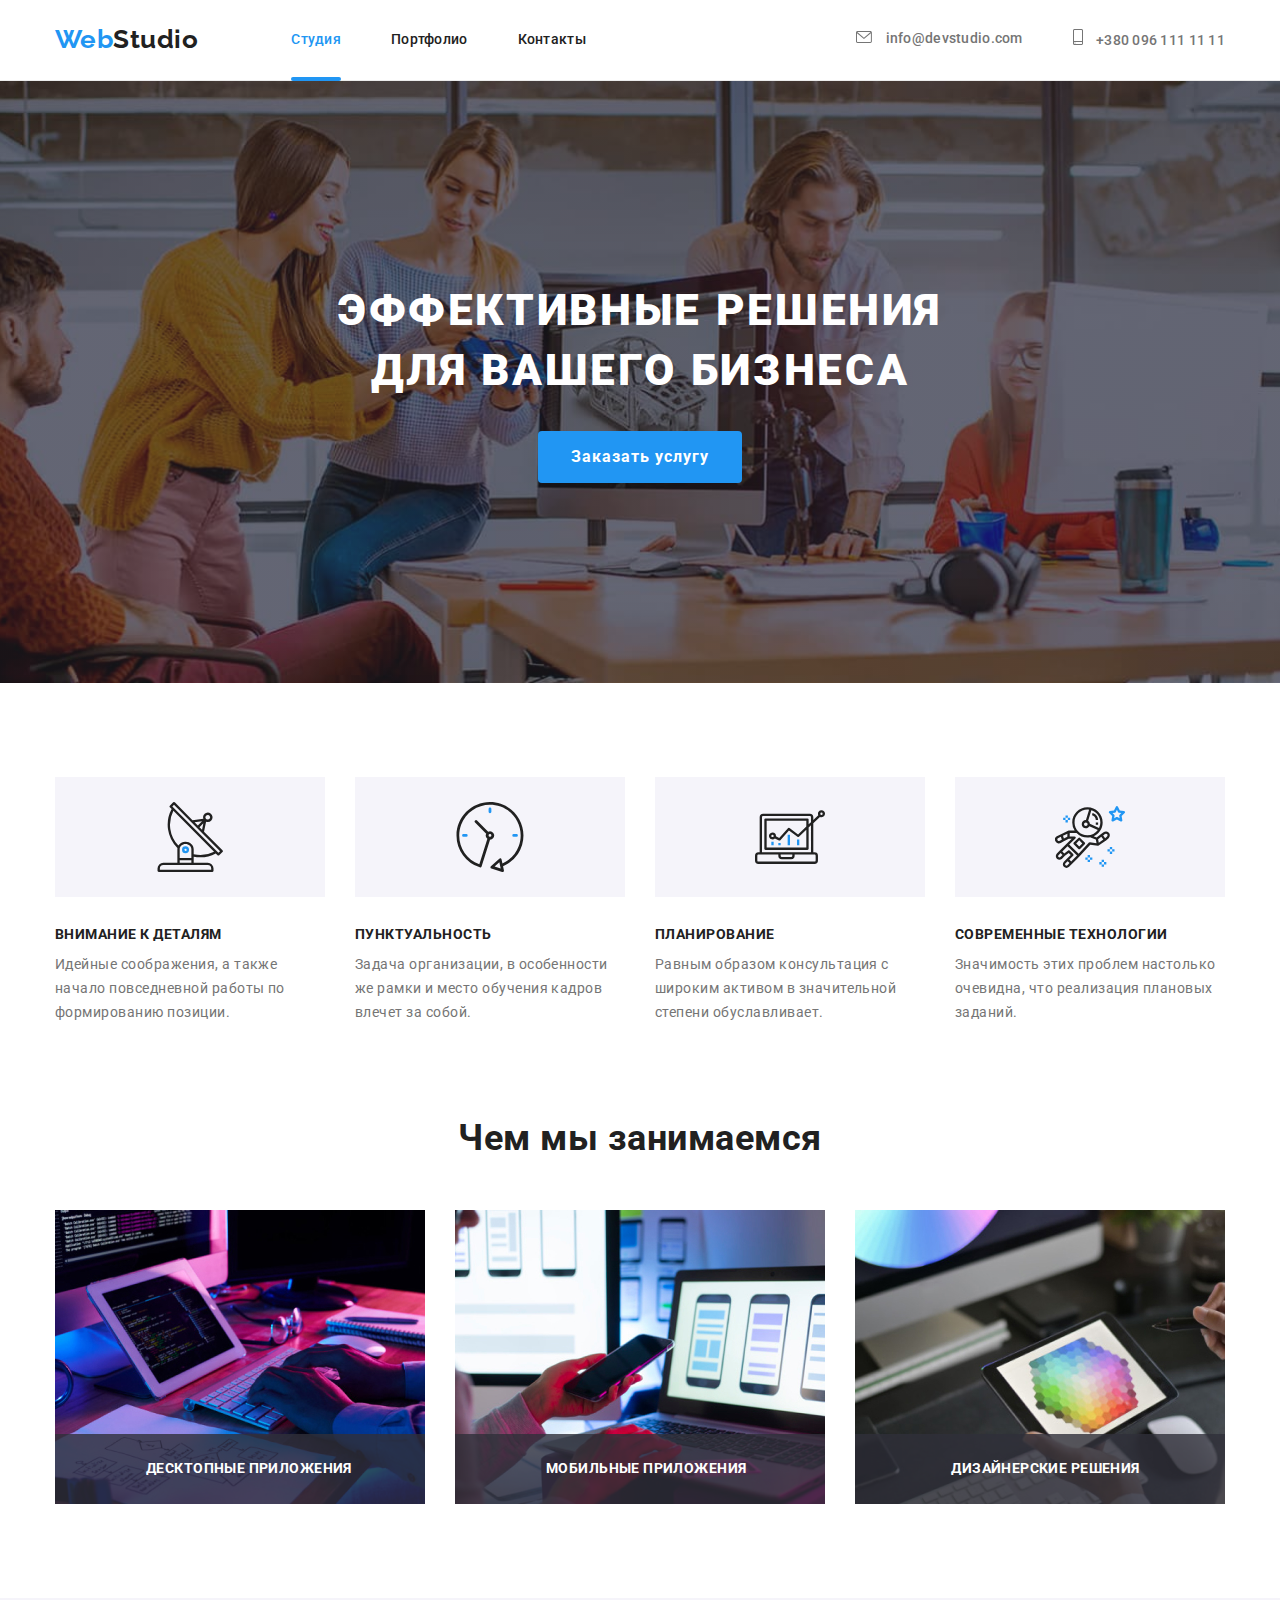
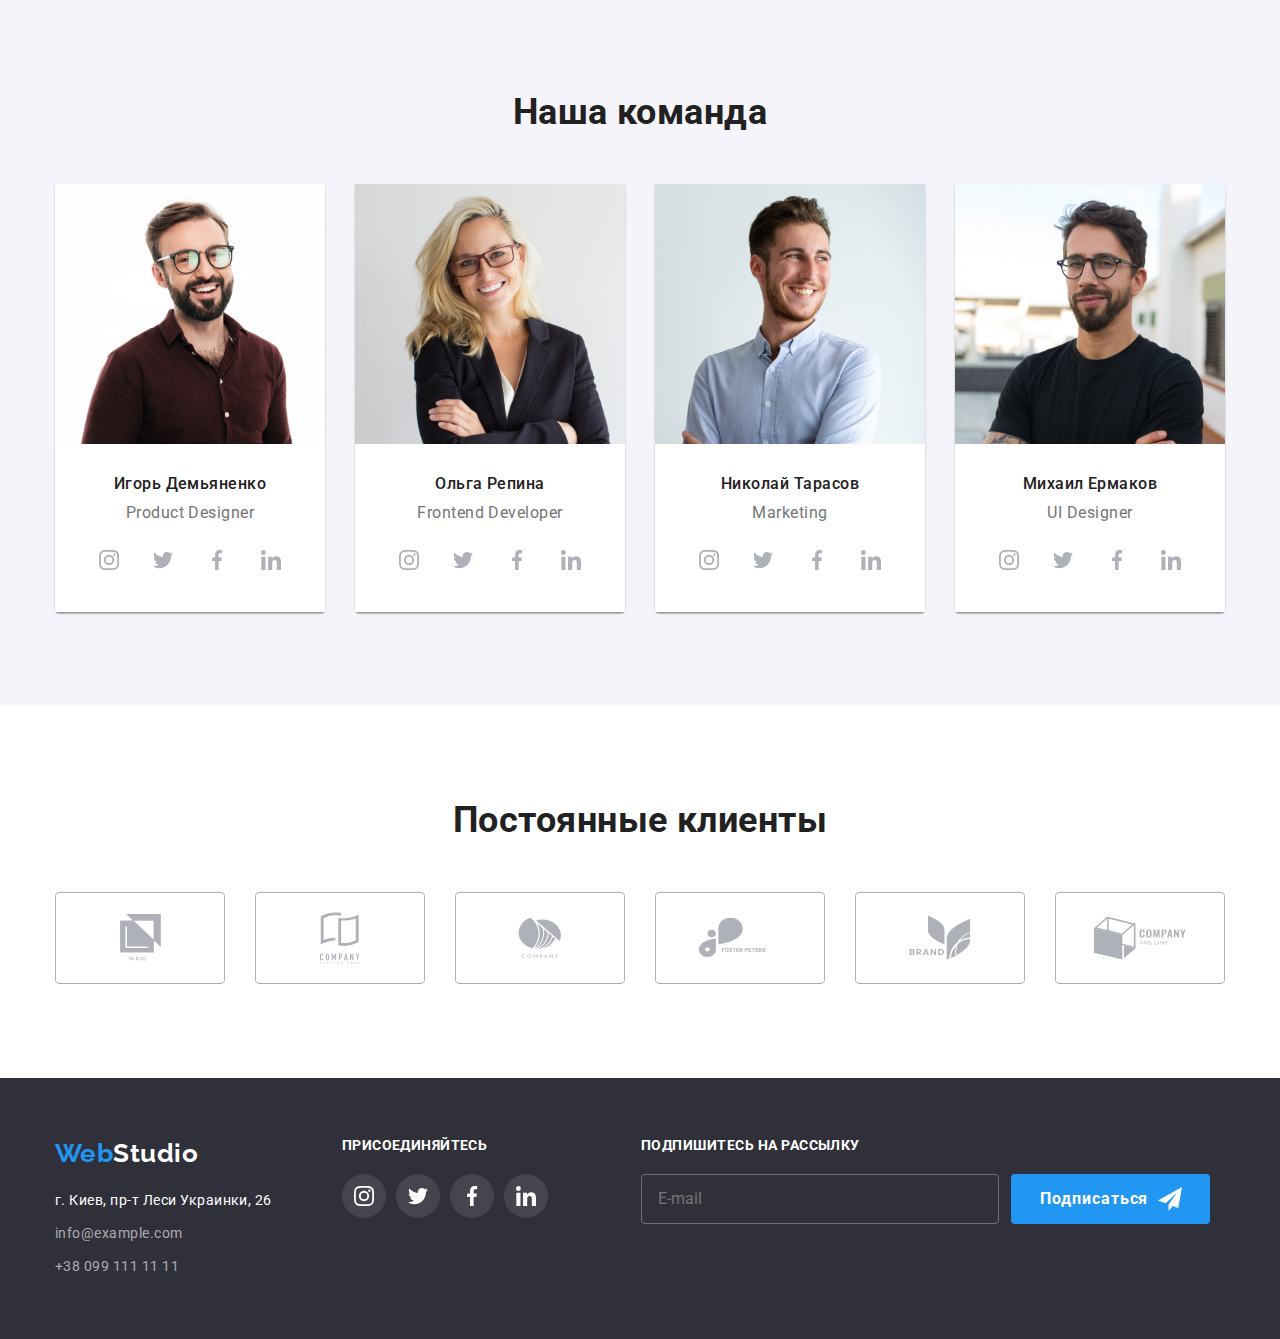
<file: index.html>
<!DOCTYPE html>
<html lang="ru">
  <head>
    <meta charset="UTF-8" />
    <meta http-equiv="X-UA-Compatible" content="IE=edge" />
    <meta name="viewport" content="width=device-width, initial-scale=1.0" />
    <link rel="preconnect" href="https://fonts.googleapis.com" />
    <link rel="preconnect" href="https://fonts.gstatic.com" crossorigin />
    <link
      href="https://fonts.googleapis.com/css2?family=Raleway:wght@700&family=Roboto:wght@400;500;700;900&display=swap"
      rel="stylesheet"
    />
    <link
      rel="stylesheet"
      href="https://cdnjs.cloudflare.com/ajax/libs/modern-normalize/1.1.0/modern-normalize.css"
      integrity="sha512-Y0MM+V6ymRKN2zStTqzQ227DWhhp4Mzdo6gnlRnuaNCbc+YN/ZH0sBCLTM4M0oSy9c9VKiCvd4Jk44aCLrNS5Q=="
      crossorigin="anonymous"
      referrerpolicy="no-referrer"
    />
    <title>Web Studio (Version 2.1)</title>
    <!-- <link rel="stylesheet" href="./css/styles.css" /> -->
    <link rel="stylesheet" href="./css/main.min.css" />
  </head>
  <body>
    <header class="header">
      <div class="container">
        <nav header-nav>
          <a href="./index.html" class="header-logo"
            >Web<span class="dark-logo">Studio</span></a
          >
          <ul class="header-list list">
            <li class="header-item">
              <a href="./index.html" class="link current">Студия</a>
            </li>
            <li class="header-item">
              <a href="./portfolio.html" class="link">Портфолио</a>
            </li>
            <li class="header-item"><a href="" class="link">Контакты</a></li>
          </ul>
        </nav>
        <ul class="header-contact list">
          <li class="contact-item">
            <a href="mailto:info@devstudio.com" class="contact-link link"
              ><svg class="contact-icon" width="16" height="12">
                <use href="./images/icons.svg#icon-envelope"></use>
              </svg>
              info@devstudio.com</a
            >
          </li>
          <li class="contact-item">
            <a href="tel:+380961111111" class="contact-link link"
              ><svg class="contact-icon" width="10" height="16">
                <use href="./images/icons.svg#icon-smartphone"></use>
              </svg>
              +380 096 111 11 11</a
            >
          </li>
        </ul>
      </div>
    </header>
    <main>
      <section class="hero">
        <div class="container">
          <h1 class="hero-title">Эффективные решения для вашего бизнеса</h1>
          <button type="button" class="hero-button" data-modal-open>
            Заказать услугу
          </button>
        </div>
      </section>
      <section class="feature">
        <div class="container">
          <h2 class="feature-title visually-hidden">Особенности</h2>
          <ul class="feature-list list">
            <li class="feature-item">
              <div class="feature-container">
                <svg class="feature-icon" width="65.32" height="70">
                  <use href="./images/icons.svg#icon-Group"></use>
                </svg>
              </div>
              <h3 class="feature-name">Внимание к деталям</h3>
              <p class="feature-text">
                Идейные соображения, а также начало повседневной работы по
                формированию позиции.
              </p>
            </li>
            <li class="feature-item">
              <div class="feature-container">
                <svg class="feature-icon" width="66.96" height="70">
                  <use href="./images/icons.svg#icon-clock"></use>
                </svg>
              </div>
              <h3 class="feature-name">Пунктуальность</h3>
              <p class="feature-text">
                Задача организации, в особенности же рамки и место обучения
                кадров влечет за собой.
              </p>
            </li>
            <li class="feature-item">
              <div class="feature-container">
                <svg class="feature-icon" width="70" height="53.69">
                  <use href="./images/icons.svg#icon-diagram"></use>
                </svg>
              </div>
              <h3 class="feature-name">Планирование</h3>
              <p class="feature-text">
                Равным образом консультация с широким активом в значительной
                степени обуславливает.
              </p>
            </li>
            <li class="feature-item">
              <div class="feature-container">
                <svg class="feature-icon" width="70" height="70">
                  <use href="./images/icons.svg#icon-astronaut"></use>
                </svg>
              </div>
              <h3 class="feature-name">Современные технологии</h3>
              <p class="feature-text">
                Значимость этих проблем настолько очевидна, что реализация
                плановых заданий.
              </p>
            </li>
          </ul>
        </div>
      </section>
      <section class="section">
        <div class="container">
          <h2 class="section-title">Чем мы занимаемся</h2>
          <ul class="section-list list">
            <li class="section-list__item">
              <img
                src="./images/technology1.jpg"
                alt="мужчина печатает на клавиатуре"
                width="370"
                height="294"
              />
              <div class="section-container">
                <h3 class="section-container__name">Десктопные приложения</h3>
              </div>
            </li>
            <li class="section-list__item">
              <img
                src="./images/technology2.jpg"
                alt="соединение телефона с ноутбуком"
                width="370"
                height="294"
              />
              <div class="section-container">
                <h3 class="section-container__name">Мобильные приложения</h3>
              </div>
            </li>
            <li class="section-list__item">
              <img
                src="./images/technology3.jpg"
                alt="палитра цветов на планшете"
                width="370"
                height="294"
              />
              <div class="section-container">
                <h3 class="section-container__name">Дизайнерские решения</h3>
              </div>
            </li>
          </ul>
        </div>
      </section>
      <section class="team">
        <div class="container">
          <h2 class="team-title">Наша команда</h2>
          <ul class="team-list list">
            <li class="team-list__item">
              <img
                class="team-list__img"
                src="./images/ourteam1.jpg"
                alt="Игорь Демьяненко"
                width="270"
                height="260"
              />
              <div class="team-captain">
                <h3 class="team-captain__name">Игорь Демьяненко</h3>
                <p class="team-captain__text">Product Designer</p>
                <ul class="team-captain-list">
                  <li class="team-captain-list__item">
                    <a href="" class="team-captain-list__link"
                      ><svg
                        class="team-captain-list__icon"
                        width="20"
                        height="20"
                      >
                        <use href="./images/icons.svg#icon-instagram"></use>
                      </svg>
                    </a>
                  </li>
                  <li class="team-captain-list__item">
                    <a href="" class="team-captain-list__link"
                      ><svg
                        class="team-captain-list__icon"
                        width="20"
                        height="20"
                      >
                        <use href="./images/icons.svg#icon-twitter"></use>
                      </svg>
                    </a>
                  </li>
                  <li class="team-captain-list__item">
                    <a href="" class="team-captain-list__link"
                      ><svg
                        class="team-captain-list__icon"
                        width="20"
                        height="20"
                      >
                        <use href="./images/icons.svg#icon-facebook"></use>
                      </svg>
                    </a>
                  </li>
                  <li class="team-captain-list__item">
                    <a href="" class="team-captain-list__link"
                      ><svg
                        class="team-captain-list__icon"
                        width="20"
                        height="20"
                      >
                        <use href="./images/icons.svg#icon-linkedin"></use>
                      </svg>
                    </a>
                  </li>
                </ul>
              </div>
            </li>
            <li class="team-list__item">
              <img
                class="team-list__img"
                src="./images/ourteam2.jpg"
                alt="Ольга Репина"
                width="270"
                height="260"
              />
              <div class="team-captain">
                <h3 class="team-captain__name">Ольга Репина</h3>
                <p class="team-captain__text">Frontend Developer</p>
                <ul class="team-captain-list">
                  <li class="team-captain-list__item">
                    <a href="" class="team-captain-list__link"
                      ><svg
                        class="team-captain-list__icon"
                        width="20"
                        height="20"
                      >
                        <use href="./images/icons.svg#icon-instagram"></use>
                      </svg>
                    </a>
                  </li>
                  <li class="team-captain-list__item">
                    <a href="" class="team-captain-list__link"
                      ><svg
                        class="team-captain-list__icon"
                        width="20"
                        height="20"
                      >
                        <use href="./images/icons.svg#icon-twitter"></use>
                      </svg>
                    </a>
                  </li>
                  <li class="team-captain-list__item">
                    <a href="" class="team-captain-list__link"
                      ><svg
                        class="team-captain-list__icon"
                        width="20"
                        height="20"
                      >
                        <use href="./images/icons.svg#icon-facebook"></use>
                      </svg>
                    </a>
                  </li>
                  <li class="team-captain-list__item">
                    <a href="" class="team-captain-list__link"
                      ><svg
                        class="team-captain-list__icon"
                        width="20"
                        height="20"
                      >
                        <use href="./images/icons.svg#icon-linkedin"></use>
                      </svg>
                    </a>
                  </li>
                </ul>
              </div>
            </li>
            <li class="team-list__item">
              <img
                class="team-list__img"
                src="./images/ourteam3.jpg"
                alt="Николай Тарасов"
                width="270"
                height="260"
              />
              <div class="team-captain">
                <h3 class="team-captain__name">Николай Тарасов</h3>
                <p class="team-captain__text">Marketing</p>
                <ul class="team-captain-list">
                  <li class="team-captain-list__item">
                    <a href="" class="team-captain-list__link"
                      ><svg
                        class="team-captain-list__icon"
                        width="20"
                        height="20"
                      >
                        <use href="./images/icons.svg#icon-instagram"></use>
                      </svg>
                    </a>
                  </li>
                  <li class="team-captain-list__item">
                    <a href="" class="team-captain-list__link"
                      ><svg
                        class="team-captain-list__icon"
                        width="20"
                        height="20"
                      >
                        <use href="./images/icons.svg#icon-twitter"></use>
                      </svg>
                    </a>
                  </li>
                  <li class="team-captain-list__item">
                    <a href="" class="team-captain-list__link"
                      ><svg
                        class="team-captain-list__icon"
                        width="20"
                        height="20"
                      >
                        <use href="./images/icons.svg#icon-facebook"></use>
                      </svg>
                    </a>
                  </li>
                  <li class="team-captain-list__item">
                    <a href="" class="team-captain-list__link"
                      ><svg
                        class="team-captain-list__icon"
                        width="20"
                        height="20"
                      >
                        <use href="./images/icons.svg#icon-linkedin"></use>
                      </svg>
                    </a>
                  </li>
                </ul>
              </div>
            </li>
            <li class="team-list__item">
              <img
                class="team-list__img"
                src="./images/ourteam4.jpg"
                alt="Михаил Ермаков"
                width="270"
                height="260"
              />
              <div class="team-captain">
                <h3 class="team-captain__name">Михаил Ермаков</h3>
                <p class="team-captain__text">UI Designer</p>
                <ul class="team-captain-list">
                  <li class="team-captain-list__item">
                    <a href="" class="team-captain-list__link"
                      ><svg
                        class="team-captain-list__icon"
                        width="20"
                        height="20"
                      >
                        <use href="./images/icons.svg#icon-instagram"></use>
                      </svg>
                    </a>
                  </li>
                  <li class="team-captain-list__item">
                    <a href="" class="team-captain-list__link"
                      ><svg
                        class="team-captain-list__icon"
                        width="20"
                        height="20"
                      >
                        <use href="./images/icons.svg#icon-twitter"></use>
                      </svg>
                    </a>
                  </li>
                  <li class="team-captain-list__item">
                    <a href="" class="team-captain-list__link"
                      ><svg
                        class="team-captain-list__icon"
                        width="20"
                        height="20"
                      >
                        <use href="./images/icons.svg#icon-facebook"></use>
                      </svg>
                    </a>
                  </li>
                  <li class="team-captain-list__item">
                    <a href="" class="team-captain-list__link"
                      ><svg
                        class="team-captain-list__icon"
                        width="20"
                        height="20"
                      >
                        <use href="./images/icons.svg#icon-linkedin"></use>
                      </svg>
                    </a>
                  </li>
                </ul>
              </div>
            </li>
          </ul>
        </div>
      </section>
      <section class="client">
        <div class="container">
          <h2 class="client-title">Постоянные клиенты</h2>
          <ul class="client-list list">
            <li class="client-item">
              <a href="" class="client-link">
                <svg class="client-icon" width="41" height="46.7">
                  <use href="./images/icons.svg#icon-union"></use>
                </svg>
              </a>
            </li>
            <li class="client-item">
              <a href="" class="client-link">
                <svg class="client-icon" width="40" height="52">
                  <use href="./images/icons.svg#icon-tagline"></use>
                </svg>
              </a>
            </li>
            <li class="client-item">
              <a href="" class="client-link">
                <svg class="client-icon" width="43.46" height="41.18">
                  <use href="./images/icons.svg#icon-company"></use>
                </svg>
              </a>
            </li>
            <li class="client-item">
              <a href="" class="client-link">
                <svg class="client-icon" width="84.44" height="40.62">
                  <use href="./images/icons.svg#icon-foster"></use>
                </svg>
              </a>
            </li>
            <li class="client-item">
              <a href="" class="client-link">
                <svg class="client-icon" width="62.54" height="45.43">
                  <use href="./images/icons.svg#icon-brand"></use>
                </svg>
              </a>
            </li>
            <li class="client-item">
              <a href="" class="client-link">
                <svg class="client-icon" width="93.79" height="43.93">
                  <use href="./images/icons.svg#icon-tag"></use>
                </svg>
              </a>
            </li>
          </ul>
        </div>
      </section>
    </main>
    <footer class="footer">
      <div class="container ft">
        <div class="footer-container">
          <a href="./index.html" class="footer-logo"
            >Web<span class="light-logo">Studio</span>
          </a>
          <address class="footer-address">
            <ul class="footer-list list">
              <li class="footer-item">
                <a
                  href="https://bit.ly/3pXMvUd"
                  target="_blank"
                  rel="noreferrer noopener"
                  class="link address"
                  >г. Киев, пр-т Леси Украинки, 26</a
                >
              </li>
              <li class="footer-item">
                <a href="mailto:info@example.com" class="link contact">
                  info@example.com</a
                >
              </li>
              <li class="footer-item">
                <a href="tel:+380991111111" class="link contact"
                  >+38 099 111 11 11
                </a>
              </li>
            </ul>
          </address>
        </div>
        <div class="form">
          <p class="form-title">Присоединяйтесь</p>
          <ul class="form-list list">
            <li class="form-item">
              <a href="" class="form-link"
                ><svg class="form-icon" width="20" height="20">
                  <use href="./images/icons.svg#icon-instagram"></use>
                </svg>
              </a>
            </li>
            <li class="form-item">
              <a href="" class="form-link"
                ><svg class="form-icon" width="20" height="20">
                  <use href="./images/icons.svg#icon-twitter"></use>
                </svg>
              </a>
            </li>
            <li class="form-item">
              <a href="" class="form-link"
                ><svg class="form-icon" width="20" height="20">
                  <use href="./images/icons.svg#icon-facebook"></use>
                </svg>
              </a>
            </li>
            <li class="form-item">
              <a href="" class="form-link"
                ><svg class="form-icon" width="20" height="20">
                  <use href="./images/icons.svg#icon-linkedin"></use>
                </svg>
              </a>
            </li>
          </ul>
        </div>
        <div class="subscribe">
          <p class="subscribe-title">Подпишитесь на рассылку</p>
          <div class="subscribe-container">
            <input
              class="subscribe-input"
              type="email"
              name="user-email"
              placeholder="E-mail"
            />
            <button class="subscribe-button" type="button">
              Подписаться
              <svg class="subscribe-icon" width="24" height="24">
                <use href="./images/icons.svg#icon-send"></use>
              </svg>
            </button>
          </div>
        </div>
      </div>
    </footer>
    <div class="backdrop is-hidden" data-modal>
      <div class="modal">
        <button class="modal-button" data-modal-close>
          <svg class="modal-icon" width="11" height="11">
            <use href="./images/icon.svg#icon-close"></use>
          </svg>
        </button>
        <p class="modal-title">Оставьте свои данные, мы вам перезвоним</p>
        <form>
          <label for="user-name" class="modal-label">Имя</label>
          <div class="input-container">
            <input
              type="text"
              id="user-name"
              name="user-name"
              class="modal-input"
            />
            <svg class="icon" width="18" height="18">
              <use href="./images/icons.svg#icon-person"></use>
            </svg>
          </div>
          <label for="user-tel" class="modal-label">Телефон</label>
          <div class="input-container">
            <input
              type="tel"
              id="user-tel"
              name="user-tel"
              class="modal-input"
            />
            <svg class="icon" width="18" height="18">
              <use href="./images/icons.svg#icon-phone"></use>
            </svg>
          </div>
          <label for="user-email" class="modal-label">Почта</label>
          <div class="input-container">
            <input
              type="email"
              id="user-email"
              name="user-email"
              class="modal-input"
            />
            <svg class="icon" width="18" height="18">
              <use href="./images/icons.svg#icon-email"></use>
            </svg>
          </div>
          <label for="user-text" class="modal-label">Комментарий</label>
          <textarea
            name="user-text"
            id="user-text"
            class="modal-text"
            placeholder="Введите текст"
          ></textarea>
          <label class="checkbox-label">
            <input
              type="checkbox"
              class="checkbox visually-hidden"
              name="checkbox"
            />Соглашаюсь с рассылкой и принимаю
            <span class="checkbox-icon"></span>
            <a href="" class="checkbox-link"> Условия договора</a>
          </label>
          <button class="form-button" type="submit">Отправить</button>
        </form>
      </div>
    </div>
    <script src="./js/modal.js"></script>
  </body>
</html>
</file>
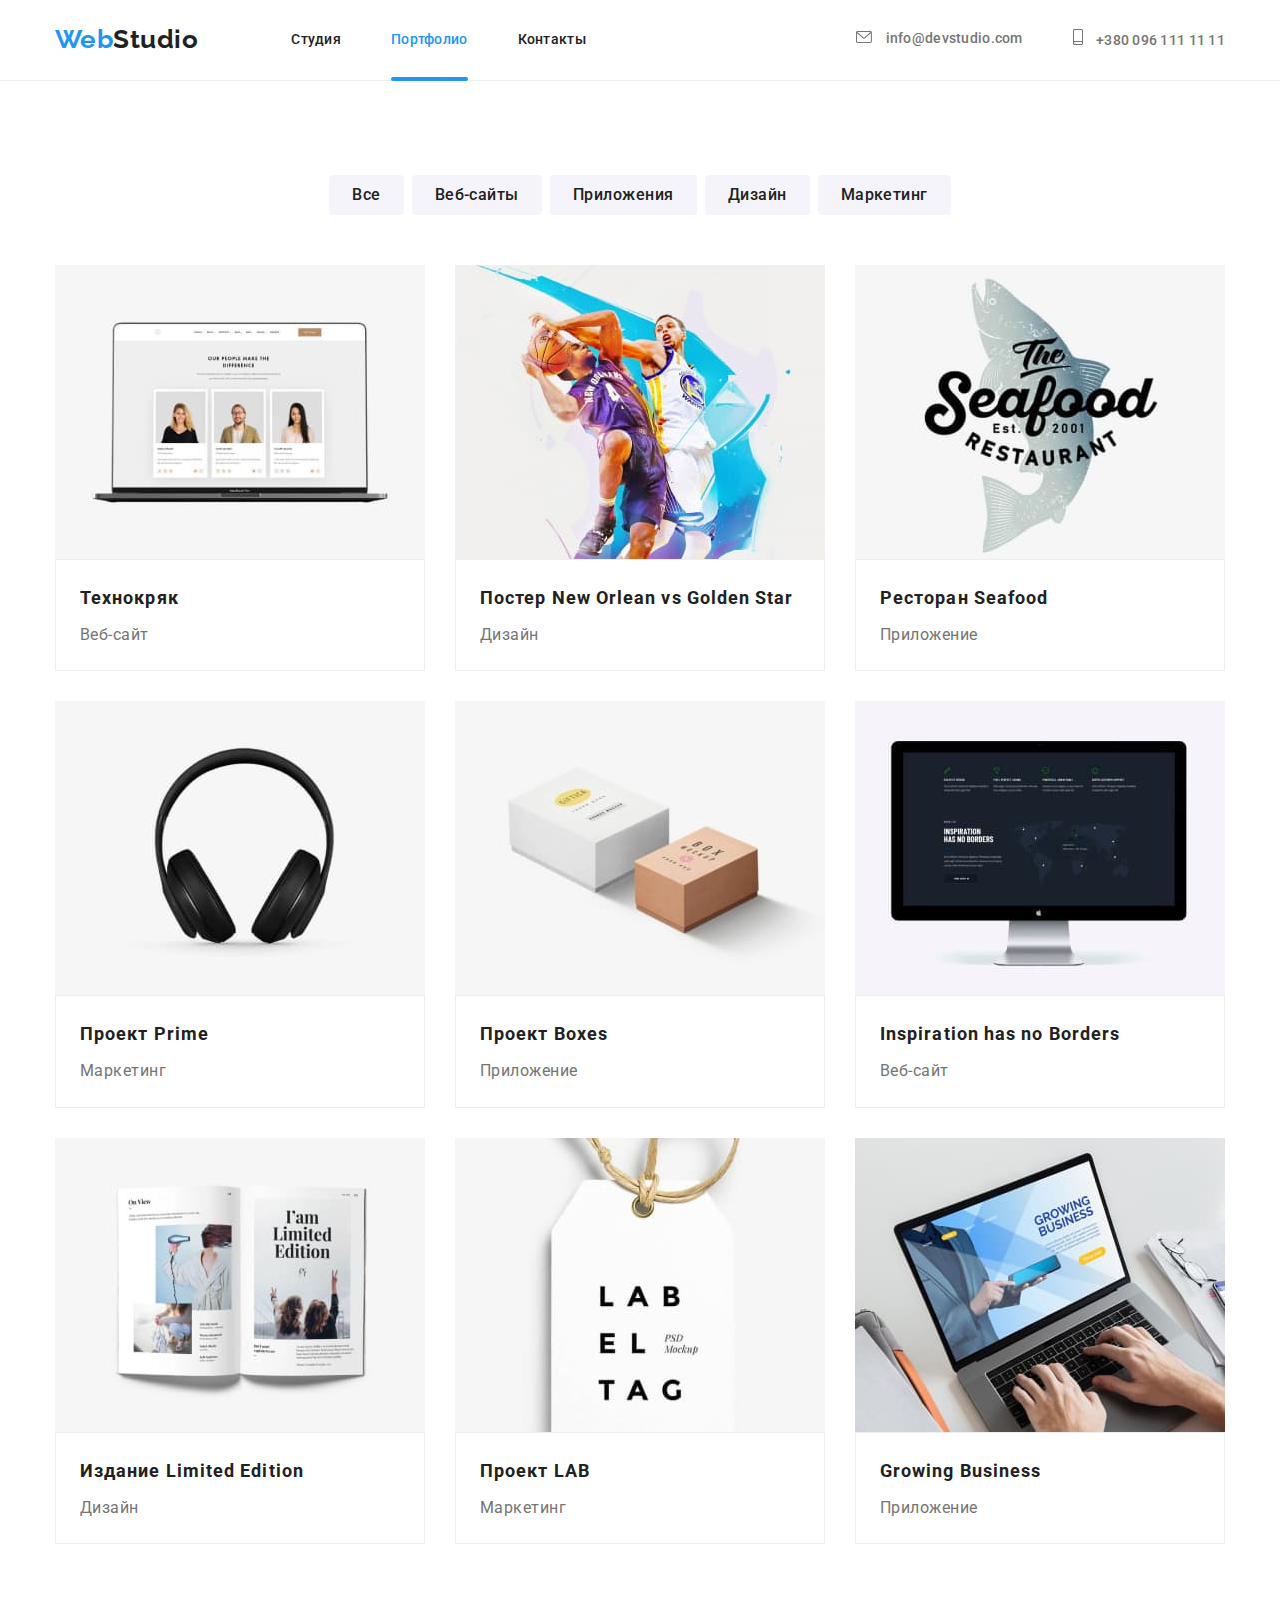
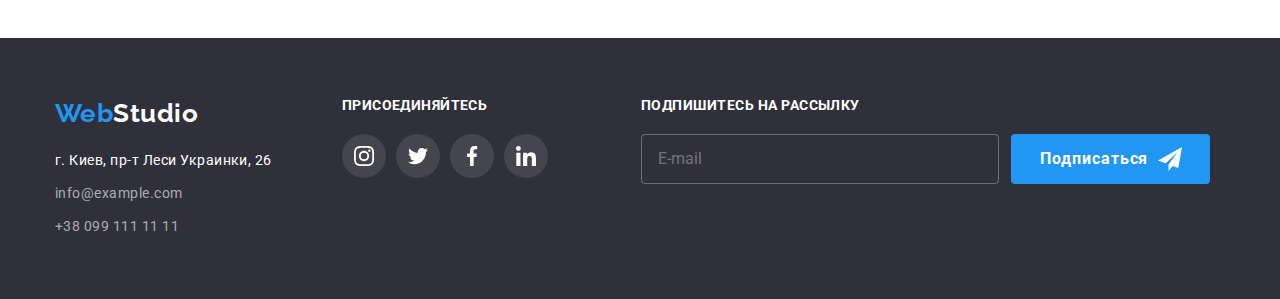
<file: portfolio.html>
<!DOCTYPE html>
<html lang="ru">
  <head>
    <meta charset="UTF-8" />
    <meta http-equiv="X-UA-Compatible" content="IE=edge" />
    <meta name="viewport" content="width=device-width, initial-scale=1.0" />
    <link rel="preconnect" href="https://fonts.googleapis.com" />
    <link rel="preconnect" href="https://fonts.gstatic.com" crossorigin />
    <link
      href="https://fonts.googleapis.com/css2?family=Raleway:wght@700&family=Roboto:wght@400;500;700;900&display=swap"
      rel="stylesheet"
    />
    <link
      rel="stylesheet"
      href="https://cdnjs.cloudflare.com/ajax/libs/modern-normalize/1.1.0/modern-normalize.css"
      integrity="sha512-Y0MM+V6ymRKN2zStTqzQ227DWhhp4Mzdo6gnlRnuaNCbc+YN/ZH0sBCLTM4M0oSy9c9VKiCvd4Jk44aCLrNS5Q=="
      crossorigin="anonymous"
      referrerpolicy="no-referrer"
    />
    <title>Web Studio (Version 2.1)</title>
    <!-- <link rel="stylesheet" href="./css/styles.css" /> -->
    <link rel="stylesheet" href="./css/main.min.css"/>

  </head>
  <body>
    <header class="header">
      <div class="container">
        <nav class="header-nav">
          <a href="./index.html" class="header-logo"
            >Web<span class="dark-logo">Studio</span></a
          >
          <ul class="header-list list">
            <li class="header-item">
              <a href="./index.html" class="link">Студия</a>
            </li>
            <li class="header-item">
              <a href="./portfolio.html" class="link current">Портфолио</a>
            </li>
            <li class="header-item"><a href="" class="link">Контакты</a></li>
          </ul>
        </nav>
        <ul class="header-contact list">
          <li class="contact-item">
            <a href="mailto:info@devstudio.com" class="contact-link link"
              ><svg class="contact-icon" width="16" height="12">
                <use href="./images/icons.svg#icon-envelope"></use>
              </svg>
              info@devstudio.com</a
            >
          </li>
          <li class="contact-item">
            <a href="tel:+380961111111" class="contact-link link">
              <svg class="contact-icon" width="10" height="16">
                <use href="./images/icons.svg#icon-smartphone"></use>
              </svg>
              +380 096 111 11 11</a
            >
          </li>
        </ul>
      </div>
    </header>
    <main>
      <section class="main">
        <div class="container">
          <h1 class="work-title visually-hidden">Наши работы</h1>
          <ul class="list-button list">
            <li class="item-button">
              <button type="button" class="button">Все</button>
            </li>
            <li class="item-button">
              <button type="button" class="button">Веб-сайты</button>
            </li>
            <li class="item-button">
              <button type="button" class="button">Приложения</button>
            </li>
            <li class="item-button">
              <button type="button" class="button">Дизайн</button>
            </li>
            <li class="item-button">
              <button type="button" class="button">Маркетинг</button>
            </li>
          </ul>
          <ul class="work-list list">
            <li class="work-list__item">
              <div class="work-container">
              <a
                ><img
                  class="work-container__img"
                  src="./images/bloc1.jpg"
                  alt="экран ноутбука"
                  width="370"
                />
                <p class="work-container__text">Ресурс предлагает комплексные предложения с разным уровнем функционала и сервисов. Все это позволит посетителю получить исчерпывающие сведения о компании или частном лице.</p>
              </div>
                <div class="work-captain">
                  <h2 class="work-captain__name">Технокряк</h2>
                  <p class="work-captain__text">Веб-сайт</p>
                </div>
              </a>
            </li>
            <li class="work-list__item">
              <div class="work-container">
              <a>
                <img
                  class="work-container__img"
                  src="./images/bloc2.jpg"
                  alt="баскетболисты"
                  width="370"
                />
                <p class="work-container__text">Ресурс предлагает комплексные предложения с разным уровнем функционала и сервисов. Все это позволит посетителю получить исчерпывающие сведения о компании или частном лице.</p>
              </div>
                <div class="work-captain">
                  <h2 class="work-captain__name">Постер New Orlean vs Golden Star</h2>
                  <p class="work-captain__text">Дизайн</p>
                </div>
              </a>
            </li>
            <li class="work-list__item">
              <div class="work-container">
              <a
                ><img
                  class="work-container__img"
                  src="./images/bloc3.jpg"
                  alt="логотип ресторана"
                  width="370"
                />
                <p class="work-container__text">Ресурс предлагает комплексные предложения с разным уровнем функционала и сервисов. Все это позволит посетителю получить исчерпывающие сведения о компании или частном лице.</p>
                </div>
                <div class="work-captain">
                  <h2 class="work-captain__name">Ресторан Seafood</h2>
                  <p class="work-captain__text">Приложение</p>
                </div>
              </a>
            </li>
            <li class="work-list__item">
              <div class="work-container">
              <a
                ><img
                  class="work-container__img"
                  src="./images/bloc4.jpg"
                  alt="наушники"
                  width="370"
                />
                <p class="work-container__text">Ресурс предлагает комплексные предложения с разным уровнем функционала и сервисов. Все это позволит посетителю получить исчерпывающие сведения о компании или частном лице.</p>
                </div>
                <div class="work-captain">
                  <h2 class="work-captain__name">Проект Prime</h2>
                  <p class="work-captain__text">Маркетинг</p>
                </div>
              </a>
            </li>
            <li class="work-list__item">
              <div class="work-container">
              <a
                ><img
                  class="work-container__img"
                  src="./images/bloc5.jpg"
                  alt="коробки"
                  width="370"
                />
                <p class="work-container__text">Ресурс предлагает комплексные предложения с разным уровнем функционала и сервисов. Все это позволит посетителю получить исчерпывающие сведения о компании или частном лице.</p>
                </div>
                <div class="work-captain">
                  <h2 class="work-captain__name">Проект Boxes</h2>
                  <p class="work-captain__text">Приложение</p>
                </div>
              </a>
            </li>
            <li class="work-list__item">
              <div class="work-container">
              <a
                ><img
                  class="work-container__img"
                  src="./images/bloc6.jpg"
                  alt="экран компьютера"
                  width="370"
                />
                <p class="work-container__text">Ресурс предлагает комплексные предложения с разным уровнем функционала и сервисов. Все это позволит посетителю получить исчерпывающие сведения о компании или частном лице.</p>
                </div>
                <div class="work-captain">
                  <h2 class="work-captain__name">Inspiration has no Borders</h2>
                  <p class="work-captain__text">Веб-сайт</p>
                </div>
              </a>
            </li>
            <li class="work-list__item">
              <div class="work-container">
              <a
                ><img
                  class="work-container__img"
                  src="./images/bloc7.jpg"
                  alt="журнал"
                  width="370"
                />
                <p class="work-container__text">Ресурс предлагает комплексные предложения с разным уровнем функционала и сервисов. Все это позволит посетителю получить исчерпывающие сведения о компании или частном лице.</p>
                </div>
                <div class="work-captain">
                  <h2 class="work-captain__name">Издание Limited Edition</h2>
                  <p class="work-captain__text">Дизайн</p>
                </div>
              </a>
            </li>
            <li class="work-list__item">
              <div class="work-container">
              <a
                ><img
                  class="work-container__img"
                  src="./images/bloc8.jpg"
                  alt="бирка"
                  width="370"
                />
                <p class="work-container__text">Ресурс предлагает комплексные предложения с разным уровнем функционала и сервисов. Все это позволит посетителю получить исчерпывающие сведения о компании или частном лице.</p>
                </div>
                <div class="work-captain">
                  <h2 class="work-captain__name">Проект LAB</h2>
                  <p class="work-captain__text">Маркетинг</p>
                </div>
              </a>
            </li>
            <li class="work-list__item">
              <div class="work-container">
              <a
                ><img
                  class="work-container__img"
                  src="./images/bloc9.jpg"
                  alt="руки печатают по клавиатуре"
                  width="370"
                />
                <p class="work-container__text">Ресурс предлагает комплексные предложения с разным уровнем функционала и сервисов. Все это позволит посетителю получить исчерпывающие сведения о компании или частном лице.</p>
                </div>
                <div class="work-captain">
                  <h2 class="work-captain__name">Growing Business</h2>
                  <p class="work-captain__text">Приложение</p>
                </div>
              </a>
            </li>
          </ul>
        </div>
      </section>
    </main>
    <footer class="footer">
      <div class="container ft">
        <div class="footer-container">
          <a href="./index.html" class="footer-logo"
            >Web<span class="light-logo">Studio</span>
          </a>
          <address class="footer-address">
            <ul class="footer-list list">
              <li class="footer-item">
                <a
                  href="https://bit.ly/3pXMvUd"
                  target="_blank"
                  rel="noreferrer noopener"
                  class="link address"
                  >г. Киев, пр-т Леси Украинки, 26</a
                >
              </li>
              <li class="footer-item">
                <a href="mailto:info@example.com" class="link contact">
                  info@example.com</a
                >
              </li>
              <li class="footer-item">
                <a href="tel:+380991111111" class="link contact"
                  >+38 099 111 11 11
                </a>
              </li>
            </ul>
          </address>
        </div>
        <div class="form">
          <h1></h1>
          <h2></h2>
          <h3 class="form-title">Присоединяйтесь</h3>
          <ul class="form-list list">
            <li class="form-item">
              <a href="" class="form-link"
                ><svg class="tform-icon" width="20" height="20">
                  <use href="./images/icons.svg#icon-instagram"></use>
                </svg>
              </a>
            </li>
            <li class="form-item">
              <a href="" class="form-link"
                ><svg class="form-icon" width="20" height="20">
                  <use href="./images/icons.svg#icon-twitter"></use>
                </svg>
              </a>
            </li>
            <li class="form-item">
              <a href="" class="form-link"
                ><svg class="form-icon" width="20" height="20">
                  <use href="./images/icons.svg#icon-facebook"></use>
                </svg>
              </a>
            </li>
            <li class="form-item">
              <a href="" class="form-link"
                ><svg class="form-icon" width="20" height="20">
                  <use href="./images/icons.svg#icon-linkedin"></use>
                </svg>
              </a>
            </li>
          </ul>
        </div>
        <div class="subscribe">
          <p class="subscribe-title">Подпишитесь на рассылку</p>
          <div class="subscribe-container">
            <input
              class="subscribe-input"
              type="email"
              name="user-email"
              placeholder="E-mail"
            />
            <button class="subscribe-button" type="button">
              Подписаться
              <svg class="subscribe-icon" width="24" height="24">
                <use href="./images/icons.svg#icon-send"></use>
              </svg>
            </button>
          </div>
      </div>
    </footer>
    <script src="/js/modal.js"></script>
  </body>
</html>
</file>
<file: css/styles.css>
/* ---------------Header--------------- */

/* -----------------------hero-------------------------------------- */

/* ---------------------------Feature----------------------------- */

/* --------------------section-------------------------------- */

/* --------------------------Team----------------------------------------- */

/* ------------------Client--------------------------------- */

/* ----------------------------Work--------------------------------------- */

/* ----------------------Footer------------------------------------ */

/* --------------Modal------------------------------ */
</file>
<file: css/main.min.css>
:root{--primary-text-color: #757575;--title-text-color: #212121;--accent-color: #2196f3;--primary-bg-color: #ffffff}.visually-hidden{position:absolute;width:1px;height:1px;margin:-1px;border:0;padding:0;clip:rect(0 0 0 0);overflow:hidden}p,h1,h2,h3,h4,h5,h6{margin:0}ul,ol{margin:0;padding-left:0}body{background-color:var(--primary-bg-color);color:var(--primary-text-color);font-family:"Roboto",sans-serif;font-weight:400;font-style:normal;letter-spacing:.03em}.list{list-style:none}.link{text-decoration:none}.container{width:1200px;margin:0 auto;padding-left:15px;padding-right:15px}.header{background-color:#fff;padding-top:24px;padding-bottom:25px;border-bottom:1px solid #ececec}.header .container{display:flex;align-items:center}.header-logo{color:var(--accent-color);font-family:"Raleway",sans-serif;font-size:26px;font-weight:700;line-height:1.19;text-decoration:none;display:flex;margin-right:93px}.dark-logo{color:var(--title-text-color)}nav{display:flex;align-items:center}.header-list{display:flex}.header-list .link{color:var(--title-text-color);font-size:14px;font-weight:500;line-height:1.14;letter-spacing:.02em}.header-list .link:hover,.header-list .link:focus{color:var(--accent-color)}.header-list .link.current{color:var(--accent-color);position:relative}.header-contact{display:flex;margin-left:auto}.header-contact .link{font-size:14px;font-weight:500;line-height:1.14;letter-spacing:.02em;width:100%;height:100%;color:#757575}.header-item:not(:last-child){margin-right:50px}.contact-icon{fill:currentColor;margin-right:10px}.contact-icon:hover,.contact-icon:focus{fill:var(--accent-color)}.contact-item:not(:last-child){margin-right:50px}.link{color:var(--primary-text-color);text-decoration:none;transition-property:color;transition-duration:250ms;transition-timing-function:cubic-bezier(0.4, 0, 0.2, 1)}.link:hover,.link:focus{color:var(--accent-color)}.current::after{content:"";display:block;background-image:url(../images/hover.png);height:4px;width:100%;background-color:#2196f3;border-radius:2px;position:absolute;bottom:-34px}.hero{max-width:1600px;background-color:#2f303a;background-image:linear-gradient(rgba(47, 48, 58, 0.4), rgba(47, 48, 58, 0.4)),url(../images/hero-bgr.jpg);background-repeat:no-repeat;background-size:cover;background-position:center;padding-top:200px;padding-bottom:200px;display:block;justify-content:center;margin-right:auto;margin-left:auto}.hero-title{color:#fff;font-size:44px;font-weight:900;line-height:1.36;letter-spacing:.06em;text-align:center;text-transform:uppercase;max-width:696px;margin-bottom:30px;margin-right:auto;margin-left:auto}.hero-button{display:flex;font-size:16px;font-weight:700;line-height:1.88;letter-spacing:.06em;justify-content:center;background-color:var(--accent-color);color:#fff;border-radius:4px;padding:10px 32px;margin-right:auto;margin-left:auto;align-items:center;text-align:center;border:1px solid rgba(0,0,0,0);cursor:pointer;transition-property:background-color,color,box-shadow;transition-duration:250ms;transition-timing-function:cubic-bezier(0.4, 0, 0.2, 1)}.feature{background-color:var(--primary-bg-color);padding-top:94px;padding-bottom:47px}.feature-list{display:flex}.feature-item{max-width:270px}.feature-item:not(:last-child){margin-right:30px}.feature-container{width:270px;height:120px;background-color:#f5f4fa;margin-bottom:30px;display:flex;justify-content:center;align-items:center}.feature-icon{border-radius:4px;background-color:#f5f4fa;width:70px;height:70px}.feature-name{color:var(--title-text-color);font-size:14px;font-weight:700;line-height:1.14;text-transform:uppercase;margin-bottom:10px}.feature-text{color:var(--primary-text-color);font-size:14px;line-height:1.71}.section{background-color:var(--primary-bg-color);padding-top:47px;padding-bottom:94px}.section-title{color:var(--title-text-color);font-size:36px;font-weight:700;line-height:1.16;text-align:center;margin-bottom:50px}.section-list{display:flex}.section-list__item{position:relative;height:294px}.section-list__item:not(:last-child){margin-right:30px}.section-container{position:absolute;height:70px;width:100%;bottom:0;background-color:rgba(47,48,58,.8);padding:27px 90px 27px 91px}.section-container__name{position:absolute;font-size:14px;font-weight:700;line-height:1.14;letter-spacing:.03em;text-align:center;text-transform:uppercase;color:var(--primary-bg-color);min-width:199px}.team{background-color:#f5f4fa;padding-top:94px;padding-bottom:94px}.team-title{color:var(--title-text-color);font-size:36px;font-weight:700;line-height:1.16;text-align:center;margin-bottom:50px}.team-list{display:flex}.team-list__item{flex-basis:calc(25% - 30px);box-shadow:0px 2px 1px 0px rgba(0,0,0,.2),0px 1px 1px 0px rgba(0,0,0,.14),0px 1px 3px 0px rgba(0,0,0,.12);border-radius:0px 0px 4px 4px}.team-list__item:not(:last-child){margin-right:30px}.team-list__img{display:block}.team-captain{background-color:var(--primary-bg-color);padding-top:30px;padding-bottom:30px}.team-captain__name{color:var(--title-text-color);font-size:16px;font-weight:500;line-height:1.19;text-align:center;margin-bottom:10px}.team-captain__text{font-size:16px;line-height:1.19;text-align:center;margin-bottom:16px}.team-captain-list{display:flex;list-style:none;justify-content:center}.team-captain-list__item{width:44px;height:44px;margin-right:10px}.team-captain-list__item:last-child{margin-right:0}.team-captain-list__link{width:100%;height:100%;background-color:var(--primary-bg-color);border-radius:50%;display:flex;align-items:center;justify-content:center;fill:#afb1b8;transition-property:background-color,fill;transition-duration:250ms;transition-timing-function:cubic-bezier(0.4, 0, 0.2, 1)}.team-captain-list__link:hover,.team-captain-list__link:focus{background-color:var(--accent-color);fill:#fff}.team-captain-list__icon:hover,.team-captain-list__icon:focus{fill:#fff}.client{padding-top:94px;padding-bottom:94px}.client-title{color:var(--title-text-color);font-size:36px;font-weight:700;line-height:1.16;text-align:center;margin-bottom:50px}.client-list{display:flex;justify-content:center}.client-item{width:170px;height:92px}.client-item:not(:last-child){margin-right:30px}.client-link{width:100%;height:100%;justify-content:center;display:flex;color:#afb1b8;border:1px solid #afb1b8;align-items:center;border-radius:4px;transition-property:border,color;transition-duration:250ms;transition-timing-function:cubic-bezier(0.4, 0, 0.2, 1)}.client-link:hover,.client-link:focus{color:var(--accent-color);border:1px solid #2196f3;outline:rgba(0,0,0,0)}.client-icon{fill:currentColor}.client-icon:hover,.client-icon:focus{fill:#2196f3}.main{padding-top:94px;padding-bottom:94px}.list-button{display:flex;flex-direction:row;margin-bottom:50px;justify-content:center}.item-button{margin-right:8px}.item-button:last-child{margin-right:0}.button{display:flex;background-color:#f5f4fa;color:var(--title-text-color);font-family:inherit;font-style:normal;font-size:16px;font-weight:500;line-height:1.62;letter-spacing:.03em;align-items:center;text-align:center;cursor:pointer;padding:6px 22px;border-radius:4px;border:1px solid rgba(0,0,0,0);transition-property:background-color,color,box-shadow;transition-duration:250ms;transition-timing-function:cubic-bezier(0.4, 0, 0.2, 1)}.button:hover,.button:focus{background-color:#2196f3;color:#fff;box-shadow:0px 3px 1px rgba(0,0,0,.1),0px 1px 2px rgba(0,0,0,.08),0px 2px 2px rgba(0,0,0,.12)}.work-list{display:flex;flex-wrap:wrap}.work-list__item{flex-basis:calc(33.3333333333% - 30px);margin-right:30px;margin-bottom:30px;transition-property:box-shadow;transition-duration:250ms;transition-timing-function:cubic-bezier(0.4, 0, 0.2, 1)}.work-list__item:hover{box-shadow:0px 1px 1px rgba(0,0,0,.12),0px 4px 4px rgba(0,0,0,.06),1px 4px 6px rgba(0,0,0,.16)}.work-list__item:nth-child(3n){margin-right:0}.work-list__item:nth-last-child(-n+3){margin-bottom:0}.work-captain{padding-top:20px;padding-bottom:20px;padding-left:24px;padding-right:24px;border:1px solid #eee}.work-captain__name{color:var(--title-text-color);font-size:18px;font-weight:700;line-height:2;letter-spacing:.06em;margin-bottom:4px}.work-captain__text{font-size:16px;line-height:1.9}.work-container{position:relative;overflow:hidden}.work-container__text{background-color:rgba(33,150,243,.9);font-size:18px;line-height:1.56;color:var(--primary-bg-color);padding:63px 24px;position:absolute;top:0;height:100%;transform:translateY(101%);transition:transform 300ms linear;transition-property:transform;transition-duration:250ms;transition-timing-function:cubic-bezier(0.4, 0, 0.2, 1)}.work-list__item:hover .work-container__text{transform:translateY(0)}.work-container__img{display:block}.footer{background-color:#2f303a;padding-top:60px;padding-bottom:60px;display:flex}.footer-logo{display:block;color:var(--accent-color);font-family:"Raleway";font-size:26px;font-weight:700;line-height:1.19;text-decoration:none;margin-bottom:20px}.light-logo{color:#fff}.footer-item>.link{font-style:normal;font-size:14px;line-height:1.71}.contact{color:rgba(255,255,255,.6)}.address{display:block;color:#fff}.footer-item:not(:last-child){margin-bottom:9px}.form{outline:1px,solid,#fff}.form-title{font-family:"Roboto";font-style:normal;font-size:14px;font-weight:700;line-height:1.14;letter-spacing:.03em;text-transform:uppercase;color:var(--primary-bg-color);align-items:center;justify-content:center;margin-bottom:20px}.ft{display:flex}.footer-container{margin-right:70px}.form{margin-right:93px}.form-list{display:flex;justify-content:center}.form-item{width:44px;height:44px;margin-right:10px}.form-item:last-child{margin-right:0}.form-link{width:100%;height:100%;background-color:rgba(255,255,255,.1);border-radius:50%;display:flex;align-items:center;justify-content:center;fill:#fff;transition-property:background-color;transition-duration:250ms;transition-timing-function:cubic-bezier(0.4, 0, 0.2, 1)}.form-link:hover,.form-link:focus{background-color:#2196f3}.subscribe-container{display:flex}.subscribe-title{font-size:14px;font-weight:700;line-height:1.14;text-transform:uppercase;color:var(--primary-bg-color);margin-bottom:20px}.subscribe-input{border:1px solid rgba(255,255,255,.3);border-radius:4px;background-color:rgba(0,0,0,0);color:rgba(255,255,255,.6);padding-top:15px;padding-bottom:15px;padding-left:16px;margin-right:12px;width:358px;outline:none}.subscribe-input:focus{border:1px solid #2196f3}.subscribe-button{background-color:#2196f3;color:var(--primary-bg-color);padding-top:10px;padding-bottom:10px;padding-left:29px;padding-right:28px;font-size:16px;font-weight:700;line-height:1.88;letter-spacing:.06em;display:flex;align-items:center;text-align:center;border-radius:4px;border:rgba(0,0,0,0);cursor:pointer;margin-right:0;transition-property:box-shadow;transition-duration:250ms;transition-timing-function:cubic-bezier(0.4, 0, 0.2, 1)}.subscribe-button:hover,.subscribe-button:focus{box-shadow:0px 4px 4px rgba(0,0,0,.15);outline:rgba(0,0,0,0)}.subscribe-icon{margin-left:10px;fill:currentColor}.backdrop{position:fixed;background-color:rgba(0,0,0,.2);top:0;left:0;width:100%;height:100%;transition:opacity 250ms,visibility 250ms}.backdrop.is-hidden{opacity:0;visibility:hidden;pointer-events:none}.modal{position:absolute;width:528px;height:581px;top:50%;left:50%;transform:translate(-50%, -50%);background-color:var(--primary-bg-color);border-radius:4px;box-shadow:0px 1px 3px rgba(0,0,0,.12),0px 1px 1px rgba(0,0,0,.14),0px 2px 1px rgba(0,0,0,.2);transform:translate(-50%, -50%) scale(1) rotate(0);transition:transform 300ms;padding-top:40px;padding-bottom:40px;padding-left:41px;padding-right:39px}.backdrop.is-hidden .modal{transform:translate(-50%, -50%) scale(0) rotate(0)}.modal-button{position:absolute;width:30px;height:30px;border-radius:50%;border:1px solid rgba(0,0,0,.1);top:8px;right:8px;justify-content:center;align-items:center;background-color:var(--primary-bg-color);transition-property:border,fill;transition-duration:250ms;transition-timing-function:cubic-bezier(0.4, 0, 0.2, 1)}.modal-button:hover{border:1px solid var(--accent-color);fill:#2196f3}.modal-icon{width:11px;height:11px}.modal-title{font-size:20px;font-weight:700;line-height:1.15;text-align:center;color:var(--title-text-color);justify-content:center;margin-bottom:12px}.modal-label{display:block;font-size:12px;line-height:1.17;letter-spacing:.01em;color:#757575;margin-bottom:4px}.input-container{position:relative;margin-bottom:10px}.modal-input{width:100%;height:40px;border:1px solid rgba(33,33,33,.2);border-radius:4px;padding-left:42px}.modal-input:focus{outline:none;border-color:#2196f3}.icon{position:absolute;left:12px;top:50%;transform:translateY(-50%)}.modal-input:focus+.icon{fill:#2196f3}.modal-text{width:100%;height:120px;border:1px solid rgba(33,33,33,.2);border-radius:4px;margin-bottom:20px;resize:none;padding:12px 16px;outline:none}.modal-text::placeholder{font-size:14px;line-height:1.14;letter-spacing:.01em;color:rgba(117,117,117,.5)}.modal-text:focus{border-color:#2196f3}.form-button{background-color:#188ce8;font-family:"Roboto";font-style:normal;font-size:16px;font-weight:700;line-height:1.88;letter-spacing:.06em;display:flex;align-items:center;text-align:center;color:var(--primary-bg-color);padding-top:10px;padding-bottom:10px;padding-right:55px;padding-left:56px;border:rgba(0,0,0,0);justify-content:center;border-radius:4px;margin-right:auto;margin-left:auto;cursor:pointer;transition-property:box-shadow;transition-duration:250ms;transition-timing-function:cubic-bezier(0.4, 0, 0.2, 1)}.form-button:hover,.form-button:focus{box-shadow:0px 1px 3px rgba(0,0,0,.12),0px 1px 1px rgba(0,0,0,.14),0px 2px 1px rgba(0,0,0,.2);outline:rgba(0,0,0,0)}.checkbox-label{display:flex;position:relative;font-size:14px;line-height:1.71;padding-left:23px;margin-bottom:30px}.checkbox-link{display:inline-block;color:#2196f3;margin-left:5px}.checkbox-icon{display:inline-block;width:16px;height:15px;border:2px solid #212121;position:absolute;left:0;transform:translateY(25%);border-radius:4px}.checkbox:checked+.checkbox-icon{background-image:url(../images/check.svg);background-color:#2196f3;background-size:contain;background-origin:border-box;border-color:#2196f3;background-repeat:no-repeat}/*# sourceMappingURL=main.min.css.map */
</file>
